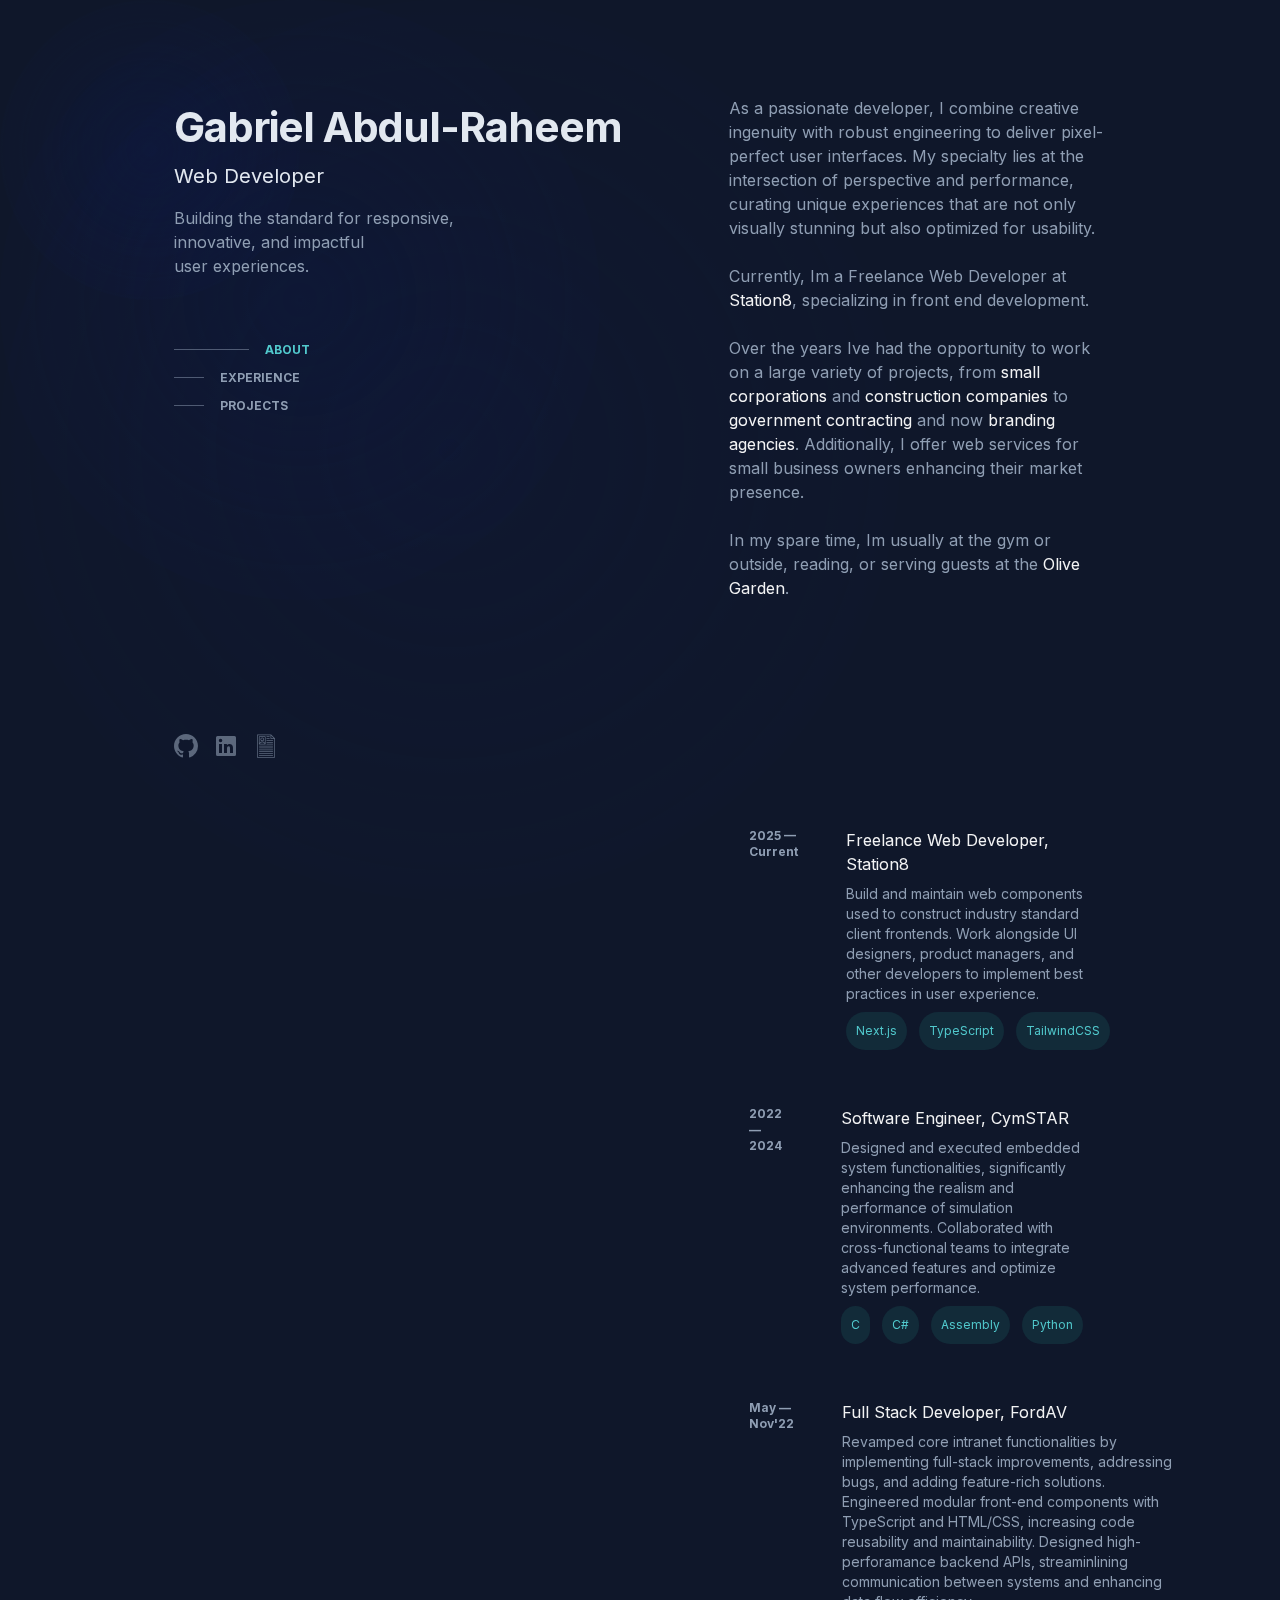
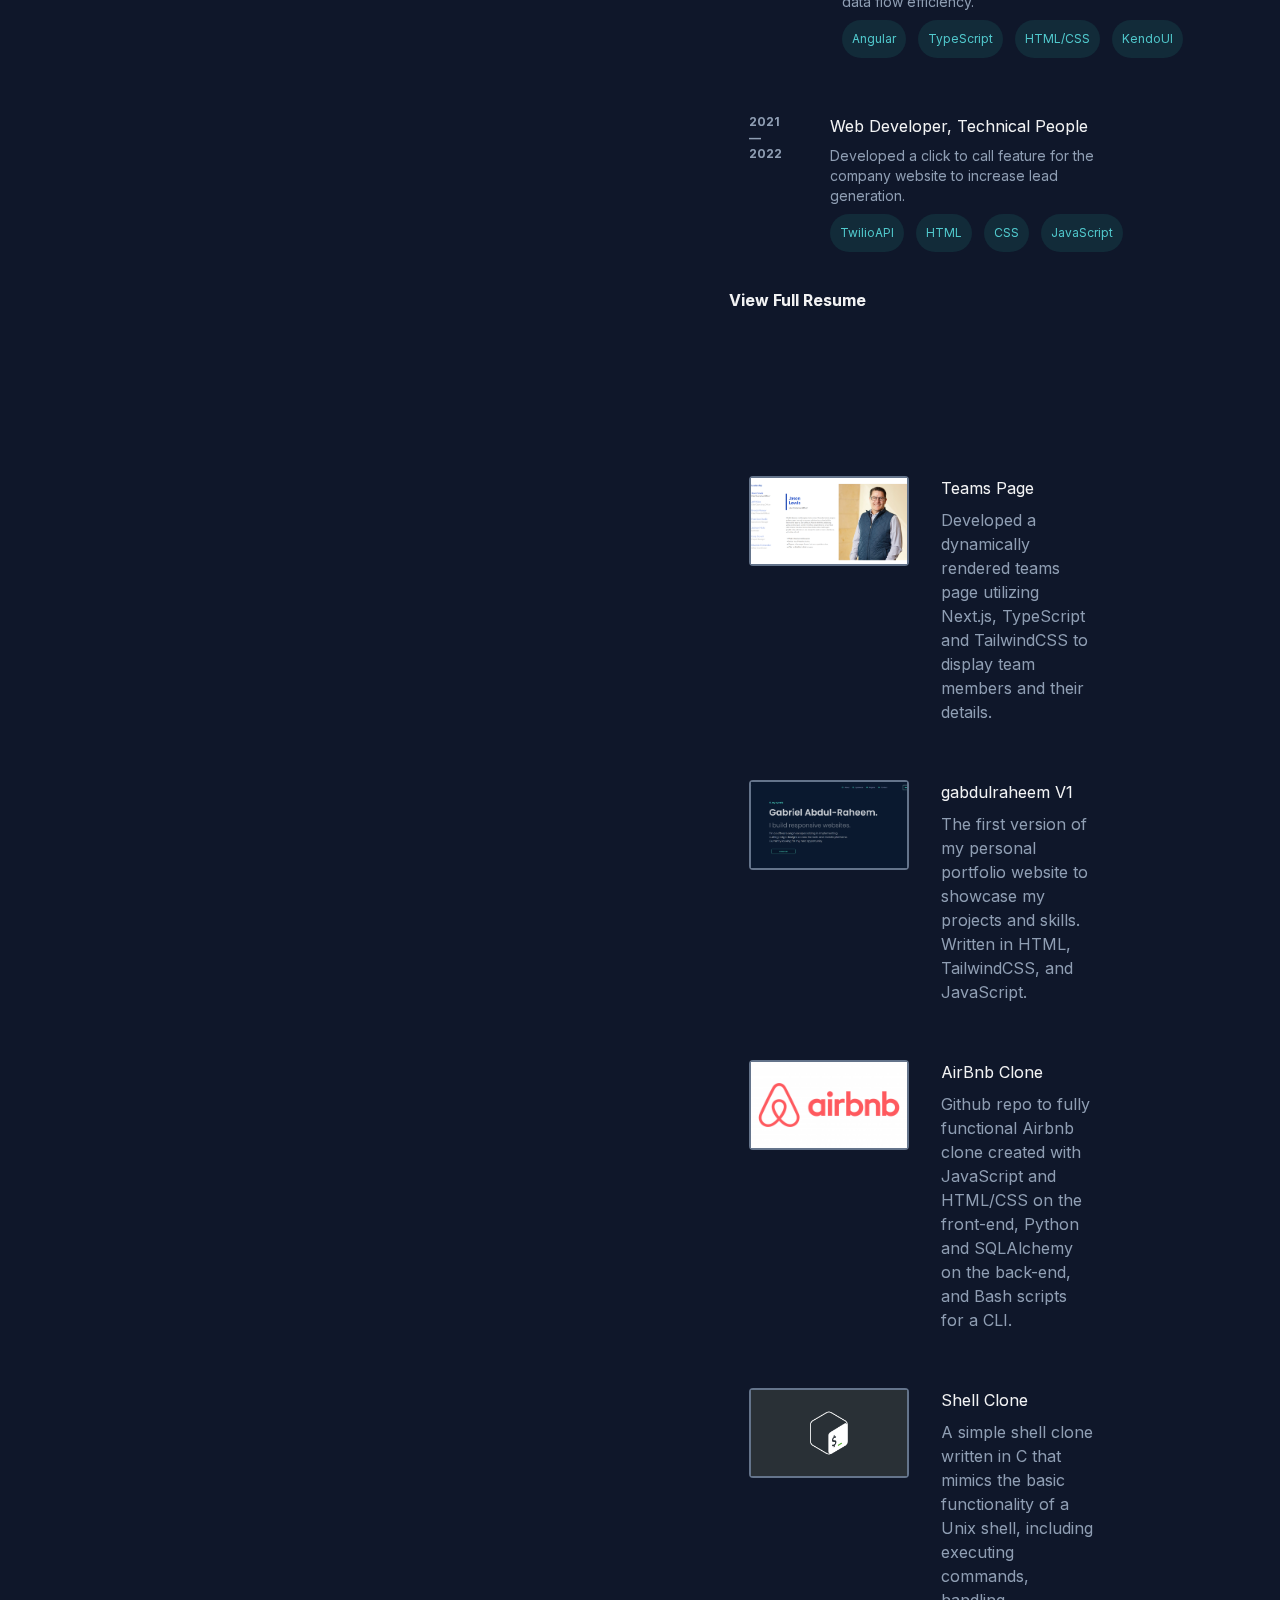
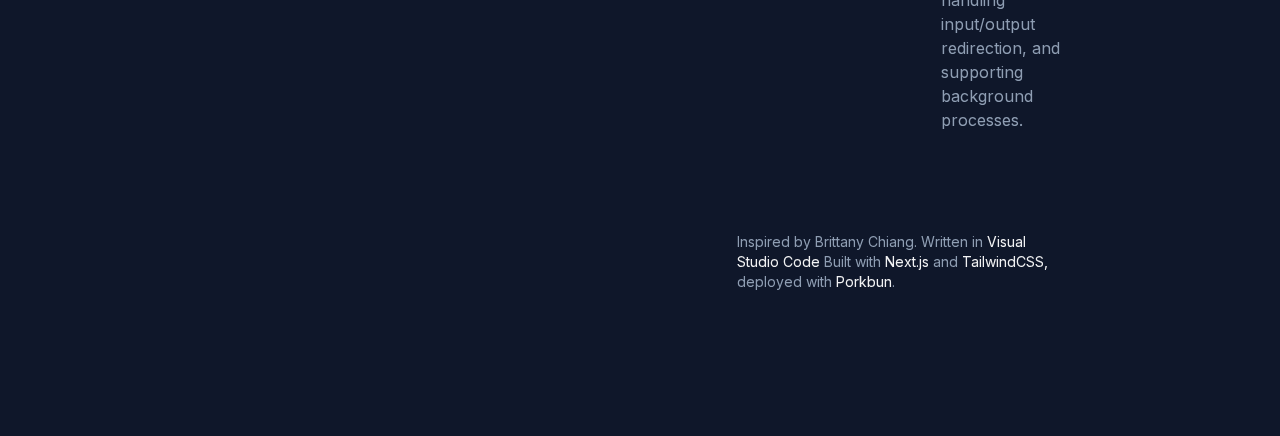
<file: index.html>
<!DOCTYPE html><html lang="en"><head><meta charSet="utf-8"/><meta name="viewport" content="width=device-width, initial-scale=1"/><link rel="stylesheet" href="/_next/static/css/c8b360c1e97359bf.css" data-precedence="next"/><link rel="stylesheet" href="/_next/static/css/b3cbcd051438d1d5.css" data-precedence="next"/><link rel="preload" as="script" fetchPriority="low" href="/_next/static/chunks/webpack-5eb8c78bcd207f56.js"/><script src="/_next/static/chunks/4bd1b696-2074aa45170a9e4c.js" async=""></script><script src="/_next/static/chunks/517-ebfc4cdf0986a8a3.js" async=""></script><script src="/_next/static/chunks/main-app-a61df4f40f052c89.js" async=""></script><script src="/_next/static/chunks/175-350e9bedc977e2b5.js" async=""></script><script src="/_next/static/chunks/app/page-b0e9f7c6f07419d3.js" async=""></script><title>Gabriel Abdul-Raheem</title><meta name="description" content="Portfolio"/><link rel="icon" href="/favicon.ico" type="image/x-icon" sizes="16x16"/><script src="/_next/static/chunks/polyfills-42372ed130431b0a.js" noModule=""></script></head><body class="__variable_4d318d __variable_ea5f4b antialiased"><div class="__className_d65c78"><!--$!--><template data-dgst="BAILOUT_TO_CLIENT_SIDE_RENDERING"></template><!--/$--><!--$!--><template data-dgst="BAILOUT_TO_CLIENT_SIDE_RENDERING"></template><!--/$--></div><script src="/_next/static/chunks/webpack-5eb8c78bcd207f56.js" async=""></script><script>(self.__next_f=self.__next_f||[]).push([0])</script><script>self.__next_f.push([1,"1:\"$Sreact.fragment\"\n2:I[5244,[],\"\"]\n3:I[3866,[],\"\"]\n4:I[7033,[],\"ClientPageRoot\"]\n5:I[3987,[\"175\",\"static/chunks/175-350e9bedc977e2b5.js\",\"974\",\"static/chunks/app/page-b0e9f7c6f07419d3.js\"],\"default\"]\n8:I[6213,[],\"OutletBoundary\"]\na:I[6213,[],\"MetadataBoundary\"]\nc:I[6213,[],\"ViewportBoundary\"]\ne:I[4835,[],\"\"]\n:HL[\"/_next/static/css/c8b360c1e97359bf.css\",\"style\"]\n:HL[\"/_next/static/css/b3cbcd051438d1d5.css\",\"style\"]\n"])</script><script>self.__next_f.push([1,"0:{\"P\":null,\"b\":\"l_6d3vnTeQVNN6E5sHRzk\",\"p\":\"\",\"c\":[\"\",\"\"],\"i\":false,\"f\":[[[\"\",{\"children\":[\"__PAGE__\",{}]},\"$undefined\",\"$undefined\",true],[\"\",[\"$\",\"$1\",\"c\",{\"children\":[[[\"$\",\"link\",\"0\",{\"rel\":\"stylesheet\",\"href\":\"/_next/static/css/c8b360c1e97359bf.css\",\"precedence\":\"next\",\"crossOrigin\":\"$undefined\",\"nonce\":\"$undefined\"}]],[\"$\",\"html\",null,{\"lang\":\"en\",\"children\":[\"$\",\"body\",null,{\"className\":\"__variable_4d318d __variable_ea5f4b antialiased\",\"children\":[\"$\",\"$L2\",null,{\"parallelRouterKey\":\"children\",\"segmentPath\":[\"children\"],\"error\":\"$undefined\",\"errorStyles\":\"$undefined\",\"errorScripts\":\"$undefined\",\"template\":[\"$\",\"$L3\",null,{}],\"templateStyles\":\"$undefined\",\"templateScripts\":\"$undefined\",\"notFound\":[[],[[\"$\",\"title\",null,{\"children\":\"404: This page could not be found.\"}],[\"$\",\"div\",null,{\"style\":{\"fontFamily\":\"system-ui,\\\"Segoe UI\\\",Roboto,Helvetica,Arial,sans-serif,\\\"Apple Color Emoji\\\",\\\"Segoe UI Emoji\\\"\",\"height\":\"100vh\",\"textAlign\":\"center\",\"display\":\"flex\",\"flexDirection\":\"column\",\"alignItems\":\"center\",\"justifyContent\":\"center\"},\"children\":[\"$\",\"div\",null,{\"children\":[[\"$\",\"style\",null,{\"dangerouslySetInnerHTML\":{\"__html\":\"body{color:#000;background:#fff;margin:0}.next-error-h1{border-right:1px solid rgba(0,0,0,.3)}@media (prefers-color-scheme:dark){body{color:#fff;background:#000}.next-error-h1{border-right:1px solid rgba(255,255,255,.3)}}\"}}],[\"$\",\"h1\",null,{\"className\":\"next-error-h1\",\"style\":{\"display\":\"inline-block\",\"margin\":\"0 20px 0 0\",\"padding\":\"0 23px 0 0\",\"fontSize\":24,\"fontWeight\":500,\"verticalAlign\":\"top\",\"lineHeight\":\"49px\"},\"children\":404}],[\"$\",\"div\",null,{\"style\":{\"display\":\"inline-block\"},\"children\":[\"$\",\"h2\",null,{\"style\":{\"fontSize\":14,\"fontWeight\":400,\"lineHeight\":\"49px\",\"margin\":0},\"children\":\"This page could not be found.\"}]}]]}]}]]],\"forbidden\":\"$undefined\",\"unauthorized\":\"$undefined\"}]}]}]]}],{\"children\":[\"__PAGE__\",[\"$\",\"$1\",\"c\",{\"children\":[[\"$\",\"$L4\",null,{\"Component\":\"$5\",\"searchParams\":{},\"params\":{},\"promises\":[\"$@6\",\"$@7\"]}],[[\"$\",\"link\",\"0\",{\"rel\":\"stylesheet\",\"href\":\"/_next/static/css/b3cbcd051438d1d5.css\",\"precedence\":\"next\",\"crossOrigin\":\"$undefined\",\"nonce\":\"$undefined\"}]],[\"$\",\"$L8\",null,{\"children\":\"$L9\"}]]}],{},null,false]},null,false],[\"$\",\"$1\",\"h\",{\"children\":[null,[\"$\",\"$1\",\"-b9ruAVe8694IMCYy7-e8\",{\"children\":[[\"$\",\"$La\",null,{\"children\":\"$Lb\"}],[\"$\",\"$Lc\",null,{\"children\":\"$Ld\"}],null]}]]}],false]],\"m\":\"$undefined\",\"G\":[\"$e\",\"$undefined\"],\"s\":false,\"S\":true}\n"])</script><script>self.__next_f.push([1,"6:{}\n7:{}\n"])</script><script>self.__next_f.push([1,"d:[[\"$\",\"meta\",\"0\",{\"name\":\"viewport\",\"content\":\"width=device-width, initial-scale=1\"}]]\nb:[[\"$\",\"meta\",\"0\",{\"charSet\":\"utf-8\"}],[\"$\",\"title\",\"1\",{\"children\":\"Gabriel Abdul-Raheem\"}],[\"$\",\"meta\",\"2\",{\"name\":\"description\",\"content\":\"Portfolio\"}],[\"$\",\"link\",\"3\",{\"rel\":\"icon\",\"href\":\"/favicon.ico\",\"type\":\"image/x-icon\",\"sizes\":\"16x16\"}]]\n"])</script><script>self.__next_f.push([1,"9:null\n"])</script></body></html>
</file>
<file: _next/static/css/c8b360c1e97359bf.css>
@font-face{font-family:Geist;font-style:normal;font-weight:100 900;font-display:swap;src:url(/_next/static/media/ba015fad6dcf6784-s.woff2) format("woff2");unicode-range:u+0100-02ba,u+02bd-02c5,u+02c7-02cc,u+02ce-02d7,u+02dd-02ff,u+0304,u+0308,u+0329,u+1d00-1dbf,u+1e00-1e9f,u+1ef2-1eff,u+2020,u+20a0-20ab,u+20ad-20c0,u+2113,u+2c60-2c7f,u+a720-a7ff}@font-face{font-family:Geist;font-style:normal;font-weight:100 900;font-display:swap;src:url(/_next/static/media/569ce4b8f30dc480-s.p.woff2) format("woff2");unicode-range:u+00??,u+0131,u+0152-0153,u+02bb-02bc,u+02c6,u+02da,u+02dc,u+0304,u+0308,u+0329,u+2000-206f,u+20ac,u+2122,u+2191,u+2193,u+2212,u+2215,u+feff,u+fffd}@font-face{font-family:Geist Fallback;src:local("Arial");ascent-override:95.94%;descent-override:28.16%;line-gap-override:0.00%;size-adjust:104.76%}.__className_4d318d{font-family:Geist,Geist Fallback;font-style:normal}.__variable_4d318d{--font-geist-sans:"Geist","Geist Fallback"}@font-face{font-family:Geist Mono;font-style:normal;font-weight:100 900;font-display:swap;src:url(/_next/static/media/747892c23ea88013-s.woff2) format("woff2");unicode-range:u+0100-02ba,u+02bd-02c5,u+02c7-02cc,u+02ce-02d7,u+02dd-02ff,u+0304,u+0308,u+0329,u+1d00-1dbf,u+1e00-1e9f,u+1ef2-1eff,u+2020,u+20a0-20ab,u+20ad-20c0,u+2113,u+2c60-2c7f,u+a720-a7ff}@font-face{font-family:Geist Mono;font-style:normal;font-weight:100 900;font-display:swap;src:url(/_next/static/media/93f479601ee12b01-s.p.woff2) format("woff2");unicode-range:u+00??,u+0131,u+0152-0153,u+02bb-02bc,u+02c6,u+02da,u+02dc,u+0304,u+0308,u+0329,u+2000-206f,u+20ac,u+2122,u+2191,u+2193,u+2212,u+2215,u+feff,u+fffd}@font-face{font-family:Geist Mono Fallback;src:local("Arial");ascent-override:74.67%;descent-override:21.92%;line-gap-override:0.00%;size-adjust:134.59%}.__className_ea5f4b{font-family:Geist Mono,Geist Mono Fallback;font-style:normal}.__variable_ea5f4b{--font-geist-mono:"Geist Mono","Geist Mono Fallback"}*,:after,:before{--tw-border-spacing-x:0;--tw-border-spacing-y:0;--tw-translate-x:0;--tw-translate-y:0;--tw-rotate:0;--tw-skew-x:0;--tw-skew-y:0;--tw-scale-x:1;--tw-scale-y:1;--tw-pan-x: ;--tw-pan-y: ;--tw-pinch-zoom: ;--tw-scroll-snap-strictness:proximity;--tw-gradient-from-position: ;--tw-gradient-via-position: ;--tw-gradient-to-position: ;--tw-ordinal: ;--tw-slashed-zero: ;--tw-numeric-figure: ;--tw-numeric-spacing: ;--tw-numeric-fraction: ;--tw-ring-inset: ;--tw-ring-offset-width:0px;--tw-ring-offset-color:#fff;--tw-ring-color:rgba(59,130,246,.5);--tw-ring-offset-shadow:0 0 #0000;--tw-ring-shadow:0 0 #0000;--tw-shadow:0 0 #0000;--tw-shadow-colored:0 0 #0000;--tw-blur: ;--tw-brightness: ;--tw-contrast: ;--tw-grayscale: ;--tw-hue-rotate: ;--tw-invert: ;--tw-saturate: ;--tw-sepia: ;--tw-drop-shadow: ;--tw-backdrop-blur: ;--tw-backdrop-brightness: ;--tw-backdrop-contrast: ;--tw-backdrop-grayscale: ;--tw-backdrop-hue-rotate: ;--tw-backdrop-invert: ;--tw-backdrop-opacity: ;--tw-backdrop-saturate: ;--tw-backdrop-sepia: ;--tw-contain-size: ;--tw-contain-layout: ;--tw-contain-paint: ;--tw-contain-style: }::backdrop{--tw-border-spacing-x:0;--tw-border-spacing-y:0;--tw-translate-x:0;--tw-translate-y:0;--tw-rotate:0;--tw-skew-x:0;--tw-skew-y:0;--tw-scale-x:1;--tw-scale-y:1;--tw-pan-x: ;--tw-pan-y: ;--tw-pinch-zoom: ;--tw-scroll-snap-strictness:proximity;--tw-gradient-from-position: ;--tw-gradient-via-position: ;--tw-gradient-to-position: ;--tw-ordinal: ;--tw-slashed-zero: ;--tw-numeric-figure: ;--tw-numeric-spacing: ;--tw-numeric-fraction: ;--tw-ring-inset: ;--tw-ring-offset-width:0px;--tw-ring-offset-color:#fff;--tw-ring-color:rgba(59,130,246,.5);--tw-ring-offset-shadow:0 0 #0000;--tw-ring-shadow:0 0 #0000;--tw-shadow:0 0 #0000;--tw-shadow-colored:0 0 #0000;--tw-blur: ;--tw-brightness: ;--tw-contrast: ;--tw-grayscale: ;--tw-hue-rotate: ;--tw-invert: ;--tw-saturate: ;--tw-sepia: ;--tw-drop-shadow: ;--tw-backdrop-blur: ;--tw-backdrop-brightness: ;--tw-backdrop-contrast: ;--tw-backdrop-grayscale: ;--tw-backdrop-hue-rotate: ;--tw-backdrop-invert: ;--tw-backdrop-opacity: ;--tw-backdrop-saturate: ;--tw-backdrop-sepia: ;--tw-contain-size: ;--tw-contain-layout: ;--tw-contain-paint: ;--tw-contain-style: }/*
! tailwindcss v3.4.17 | MIT License | https://tailwindcss.com
*/*,:after,:before{box-sizing:border-box;border:0 solid #e5e7eb}:after,:before{--tw-content:""}:host,html{line-height:1.5;-webkit-text-size-adjust:100%;-moz-tab-size:4;tab-size:4;font-family:ui-sans-serif,system-ui,sans-serif,Apple Color Emoji,Segoe UI Emoji,Segoe UI Symbol,Noto Color Emoji;font-feature-settings:normal;font-variation-settings:normal;-webkit-tap-highlight-color:transparent}body{margin:0;line-height:inherit}hr{height:0;color:inherit;border-top-width:1px}abbr:where([title]){text-decoration:underline dotted}h1,h2,h3,h4,h5,h6{font-size:inherit;font-weight:inherit}a{color:inherit;text-decoration:inherit}b,strong{font-weight:bolder}code,kbd,pre,samp{font-family:ui-monospace,SFMono-Regular,Menlo,Monaco,Consolas,Liberation Mono,Courier New,monospace;font-feature-settings:normal;font-variation-settings:normal;font-size:1em}small{font-size:80%}sub,sup{font-size:75%;line-height:0;position:relative;vertical-align:baseline}sub{bottom:-.25em}sup{top:-.5em}table{text-indent:0;border-color:inherit;border-collapse:collapse}button,input,optgroup,select,textarea{font-family:inherit;font-feature-settings:inherit;font-variation-settings:inherit;font-size:100%;font-weight:inherit;line-height:inherit;letter-spacing:inherit;color:inherit;margin:0;padding:0}button,select{text-transform:none}button,input:where([type=button]),input:where([type=reset]),input:where([type=submit]){-webkit-appearance:button;background-color:transparent;background-image:none}:-moz-focusring{outline:auto}:-moz-ui-invalid{box-shadow:none}progress{vertical-align:baseline}::-webkit-inner-spin-button,::-webkit-outer-spin-button{height:auto}[type=search]{-webkit-appearance:textfield;outline-offset:-2px}::-webkit-search-decoration{-webkit-appearance:none}::-webkit-file-upload-button{-webkit-appearance:button;font:inherit}summary{display:list-item}blockquote,dd,dl,figure,h1,h2,h3,h4,h5,h6,hr,p,pre{margin:0}fieldset{margin:0}fieldset,legend{padding:0}menu,ol,ul{list-style:none;margin:0;padding:0}dialog{padding:0}textarea{resize:vertical}input::placeholder,textarea::placeholder{opacity:1;color:#9ca3af}[role=button],button{cursor:pointer}:disabled{cursor:default}audio,canvas,embed,iframe,img,object,svg,video{display:block;vertical-align:middle}img,video{max-width:100%;height:auto}[hidden]:where(:not([hidden=until-found])){display:none}.\!container{width:100%!important}.container{width:100%}@media (min-width:768px){.\!container{max-width:768px!important}.container{max-width:768px}}.pointer-events-none{pointer-events:none}.absolute{position:absolute}.relative{position:relative}.sticky{position:sticky}.inset-0{inset:0}.inset-px{inset:1px}.top-0{top:0}.top-24{top:6rem}.z-10{z-index:10}.z-30{z-index:30}.col-start-1{grid-column-start:1}.col-start-2{grid-column-start:2}.row-start-3{grid-row-start:3}.mb-1{margin-bottom:.25rem}.mb-12{margin-bottom:3rem}.mb-2{margin-bottom:.5rem}.mb-24{margin-bottom:6rem}.mb-4{margin-bottom:1rem}.mb-40{margin-bottom:10rem}.ml-2{margin-left:.5rem}.mr-12{margin-right:3rem}.mr-2{margin-right:.5rem}.mr-20{margin-right:5rem}.mt-12{margin-top:3rem}.mt-16{margin-top:4rem}.mt-20{margin-top:5rem}.mt-24{margin-top:6rem}.mt-40{margin-top:10rem}.flex{display:flex}.inline-flex{display:inline-flex}.grid{display:grid}.size-full{width:100%;height:100%}.h-6{height:1.5rem}.h-\[10vh\]{height:10vh}.h-\[15vh\]{height:15vh}.h-full{height:100%}.w-6{width:1.5rem}.w-\[12rem\]{width:12rem}.w-\[30vw\]{width:30vw}.w-full{width:100%}.min-w-\[10rem\]{min-width:10rem}.max-w-1{max-width:.25rem}.max-w-\[95vw\]{max-width:95vw}.max-w-fit{max-width:fit-content}.max-w-sm{max-width:24rem}.max-w-xs{max-width:20rem}.transform{transform:translate(var(--tw-translate-x),var(--tw-translate-y)) rotate(var(--tw-rotate)) skewX(var(--tw-skew-x)) skewY(var(--tw-skew-y)) scaleX(var(--tw-scale-x)) scaleY(var(--tw-scale-y))}.cursor-pointer{cursor:pointer}.auto-cols-auto{grid-auto-columns:auto}.auto-cols-min{grid-auto-columns:min-content}.grid-flow-row{grid-auto-flow:row}.grid-flow-col{grid-auto-flow:column}.auto-rows-auto{grid-auto-rows:auto}.flex-row{flex-direction:row}.flex-col{flex-direction:column}.items-center{align-items:center}.gap-2{gap:.5rem}.gap-3{gap:.75rem}.gap-4{gap:1rem}.gap-5{gap:1.25rem}.gap-8{gap:2rem}.place-self-center{place-self:center}.justify-self-start{justify-self:start}.justify-self-end{justify-self:end}.justify-self-center{justify-self:center}.text-wrap{text-wrap:wrap}.text-nowrap{text-wrap:nowrap}.rounded{border-radius:.25rem}.rounded-md{border-radius:calc(var(--radius) - 2px)}.rounded-xl{border-radius:.75rem}.border{border-width:1px}.border-2{border-width:2px}.border-slate-500{--tw-border-opacity:1;border-color:rgb(100 116 139/var(--tw-border-opacity,1))}.border-transparent{border-color:transparent}.bg-background{background-color:hsl(var(--background))}.bg-border{background-color:hsl(var(--border))}.bg-destructive{background-color:hsl(var(--destructive))}.bg-primary{background-color:hsl(var(--primary))}.bg-secondary{background-color:hsl(var(--secondary))}.fill-neutral-400\/80{fill:hsla(0,0%,64%,.8)}.p-5{padding:1.25rem}.px-2\.5{padding-left:.625rem;padding-right:.625rem}.py-0\.5{padding-top:.125rem;padding-bottom:.125rem}.py-40{padding-top:10rem;padding-bottom:10rem}.pb-12{padding-bottom:3rem}.pb-2{padding-bottom:.5rem}.pb-20{padding-bottom:5rem}.pb-36{padding-bottom:9rem}.pt-24{padding-top:6rem}.pt-5{padding-top:1.25rem}.text-4xl{font-size:2.25rem;line-height:2.5rem}.text-\[2\.6rem\]{font-size:2.6rem}.text-sm{font-size:.875rem;line-height:1.25rem}.text-xl{font-size:1.25rem;line-height:1.75rem}.text-xs{font-size:.75rem;line-height:1rem}.font-bold{font-weight:700}.font-semibold{font-weight:600}.tracking-tight{letter-spacing:-.025em}.text-destructive-foreground{color:hsl(var(--destructive-foreground))}.text-foreground{color:hsl(var(--foreground))}.text-primary{color:hsl(var(--primary))}.text-primary-foreground{color:hsl(var(--primary-foreground))}.text-secondary-foreground{color:hsl(var(--secondary-foreground))}.antialiased{-webkit-font-smoothing:antialiased;-moz-osx-font-smoothing:grayscale}.opacity-0{opacity:0}.shadow{--tw-shadow:0 1px 3px 0 rgba(0,0,0,.1),0 1px 2px -1px rgba(0,0,0,.1);--tw-shadow-colored:0 1px 3px 0 var(--tw-shadow-color),0 1px 2px -1px var(--tw-shadow-color);box-shadow:var(--tw-ring-offset-shadow,0 0 #0000),var(--tw-ring-shadow,0 0 #0000),var(--tw-shadow)}.outline{outline-style:solid}.transition-colors{transition-property:color,background-color,border-color,text-decoration-color,fill,stroke;transition-timing-function:cubic-bezier(.4,0,.2,1);transition-duration:.15s}.transition-opacity{transition-property:opacity;transition-timing-function:cubic-bezier(.4,0,.2,1);transition-duration:.15s}.duration-300{transition-duration:.3s}@keyframes enter{0%{opacity:var(--tw-enter-opacity,1);transform:translate3d(var(--tw-enter-translate-x,0),var(--tw-enter-translate-y,0),0) scale3d(var(--tw-enter-scale,1),var(--tw-enter-scale,1),var(--tw-enter-scale,1)) rotate(var(--tw-enter-rotate,0))}}@keyframes exit{to{opacity:var(--tw-exit-opacity,1);transform:translate3d(var(--tw-exit-translate-x,0),var(--tw-exit-translate-y,0),0) scale3d(var(--tw-exit-scale,1),var(--tw-exit-scale,1),var(--tw-exit-scale,1)) rotate(var(--tw-exit-rotate,0))}}.duration-300{animation-duration:.3s}:root{--background:#0f172a;--accent:#122b39;--text-accent:#51c9cd;--text-primary:#fff;--text-header:#e2e8f0;--text-secondary:#8f9eb3}.test{opacity:.15}@media (max-width:768px){:root{font-size:medium;margin-top:10%;margin-bottom:10%}body,html{overflow-x:hidden}}html{scroll-behavior:smooth}body{font-family:Arial,Helvetica,sans-serif;position:relative;color:var(--text-secondary);background-color:var(--background)}h1,h2{color:var(--text-header)}p{color:var(--text-secondary)}.hover-accent:hover,p>a:hover{color:var(--text-accent)}.icon{opacity:.6}.icon:hover{opacity:.9;color:var(--text-primary)}.nav-item{position:relative}.link:hover{color:var(--text-accent)}.nav-item>a{color:var(--text-secondary);position:relative;z-index:1;transition:transform .3s ease}.nav-item:before{position:absolute;top:50%;left:0;transition:width .3s ease;z-index:0}.nav-item.active:before,.nav-item:hover:before{width:75px}.nav-item.active>a,.nav-item:hover>a{transform:translateX(45px)}.nav-item:before{content:"";position:relative;top:-.3rem;margin-right:1rem;display:inline-block;width:30px;height:1px;background-color:var(--text-secondary);opacity:.5}.nav-item.active>a{color:var(--text-accent)}.text-primary,.text-primary-bold{color:var(--text-primary);opacity:.95}.text-primary-bold{font-weight:700}.illumination{position:fixed;z-index:-1;pointer-events:none;border-radius:50%;background:radial-gradient(circle,rgba(59,130,246,.3),rgba(59,130,246,0) 90%);mix-blend-mode:overlay;transition:transform .02s ease-out,opacity .05s ease-out}.illumination:first-child{width:300px;height:300px;opacity:.8}.illumination:nth-child(2){width:600px;height:600px;opacity:.6}.illumination:nth-child(3){width:900px;height:900px;opacity:.4}.exp-card{margin-bottom:1rem}.exp-card:hover{background-color:#162032}.badge{color:var(--text-accent);background-color:var(--accent);opacity:100%;border-radius:25px;text-align:center;padding:10px;font-size:12px}.hover\:bg-destructive\/80:hover{background-color:hsl(var(--destructive)/.8)}.hover\:bg-primary\/80:hover{background-color:hsl(var(--primary)/.8)}.hover\:bg-secondary\/80:hover{background-color:hsl(var(--secondary)/.8)}.focus\:outline-none:focus{outline:2px solid transparent;outline-offset:2px}.focus\:ring-2:focus{--tw-ring-offset-shadow:var(--tw-ring-inset) 0 0 0 var(--tw-ring-offset-width) var(--tw-ring-offset-color);--tw-ring-shadow:var(--tw-ring-inset) 0 0 0 calc(2px + var(--tw-ring-offset-width)) var(--tw-ring-color);box-shadow:var(--tw-ring-offset-shadow),var(--tw-ring-shadow),var(--tw-shadow,0 0 #0000)}.focus\:ring-ring:focus{--tw-ring-color:hsl(var(--ring))}.focus\:ring-offset-2:focus{--tw-ring-offset-width:2px}.group:hover .group-hover\:opacity-100{opacity:1}@media (min-width:768px){.sm\:max-w-sm{max-width:24rem}}
</file>
<file: _next/static/css/b3cbcd051438d1d5.css>
@font-face{font-family:Inter;font-style:normal;font-weight:100 900;font-display:swap;src:url(/_next/static/media/55c55f0601d81cf3-s.woff2) format("woff2");unicode-range:u+0460-052f,u+1c80-1c8a,u+20b4,u+2de0-2dff,u+a640-a69f,u+fe2e-fe2f}@font-face{font-family:Inter;font-style:normal;font-weight:100 900;font-display:swap;src:url(/_next/static/media/26a46d62cd723877-s.woff2) format("woff2");unicode-range:u+0301,u+0400-045f,u+0490-0491,u+04b0-04b1,u+2116}@font-face{font-family:Inter;font-style:normal;font-weight:100 900;font-display:swap;src:url(/_next/static/media/97e0cb1ae144a2a9-s.woff2) format("woff2");unicode-range:u+1f??}@font-face{font-family:Inter;font-style:normal;font-weight:100 900;font-display:swap;src:url(/_next/static/media/581909926a08bbc8-s.woff2) format("woff2");unicode-range:u+0370-0377,u+037a-037f,u+0384-038a,u+038c,u+038e-03a1,u+03a3-03ff}@font-face{font-family:Inter;font-style:normal;font-weight:100 900;font-display:swap;src:url(/_next/static/media/df0a9ae256c0569c-s.woff2) format("woff2");unicode-range:u+0102-0103,u+0110-0111,u+0128-0129,u+0168-0169,u+01a0-01a1,u+01af-01b0,u+0300-0301,u+0303-0304,u+0308-0309,u+0323,u+0329,u+1ea0-1ef9,u+20ab}@font-face{font-family:Inter;font-style:normal;font-weight:100 900;font-display:swap;src:url(/_next/static/media/6d93bde91c0c2823-s.woff2) format("woff2");unicode-range:u+0100-02ba,u+02bd-02c5,u+02c7-02cc,u+02ce-02d7,u+02dd-02ff,u+0304,u+0308,u+0329,u+1d00-1dbf,u+1e00-1e9f,u+1ef2-1eff,u+2020,u+20a0-20ab,u+20ad-20c0,u+2113,u+2c60-2c7f,u+a720-a7ff}@font-face{font-family:Inter;font-style:normal;font-weight:100 900;font-display:swap;src:url(/_next/static/media/a34f9d1faa5f3315-s.p.woff2) format("woff2");unicode-range:u+00??,u+0131,u+0152-0153,u+02bb-02bc,u+02c6,u+02da,u+02dc,u+0304,u+0308,u+0329,u+2000-206f,u+20ac,u+2122,u+2191,u+2193,u+2212,u+2215,u+feff,u+fffd}@font-face{font-family:Inter Fallback;src:local("Arial");ascent-override:90.44%;descent-override:22.52%;line-gap-override:0.00%;size-adjust:107.12%}.__className_d65c78{font-family:Inter,Inter Fallback;font-style:normal}
</file>
